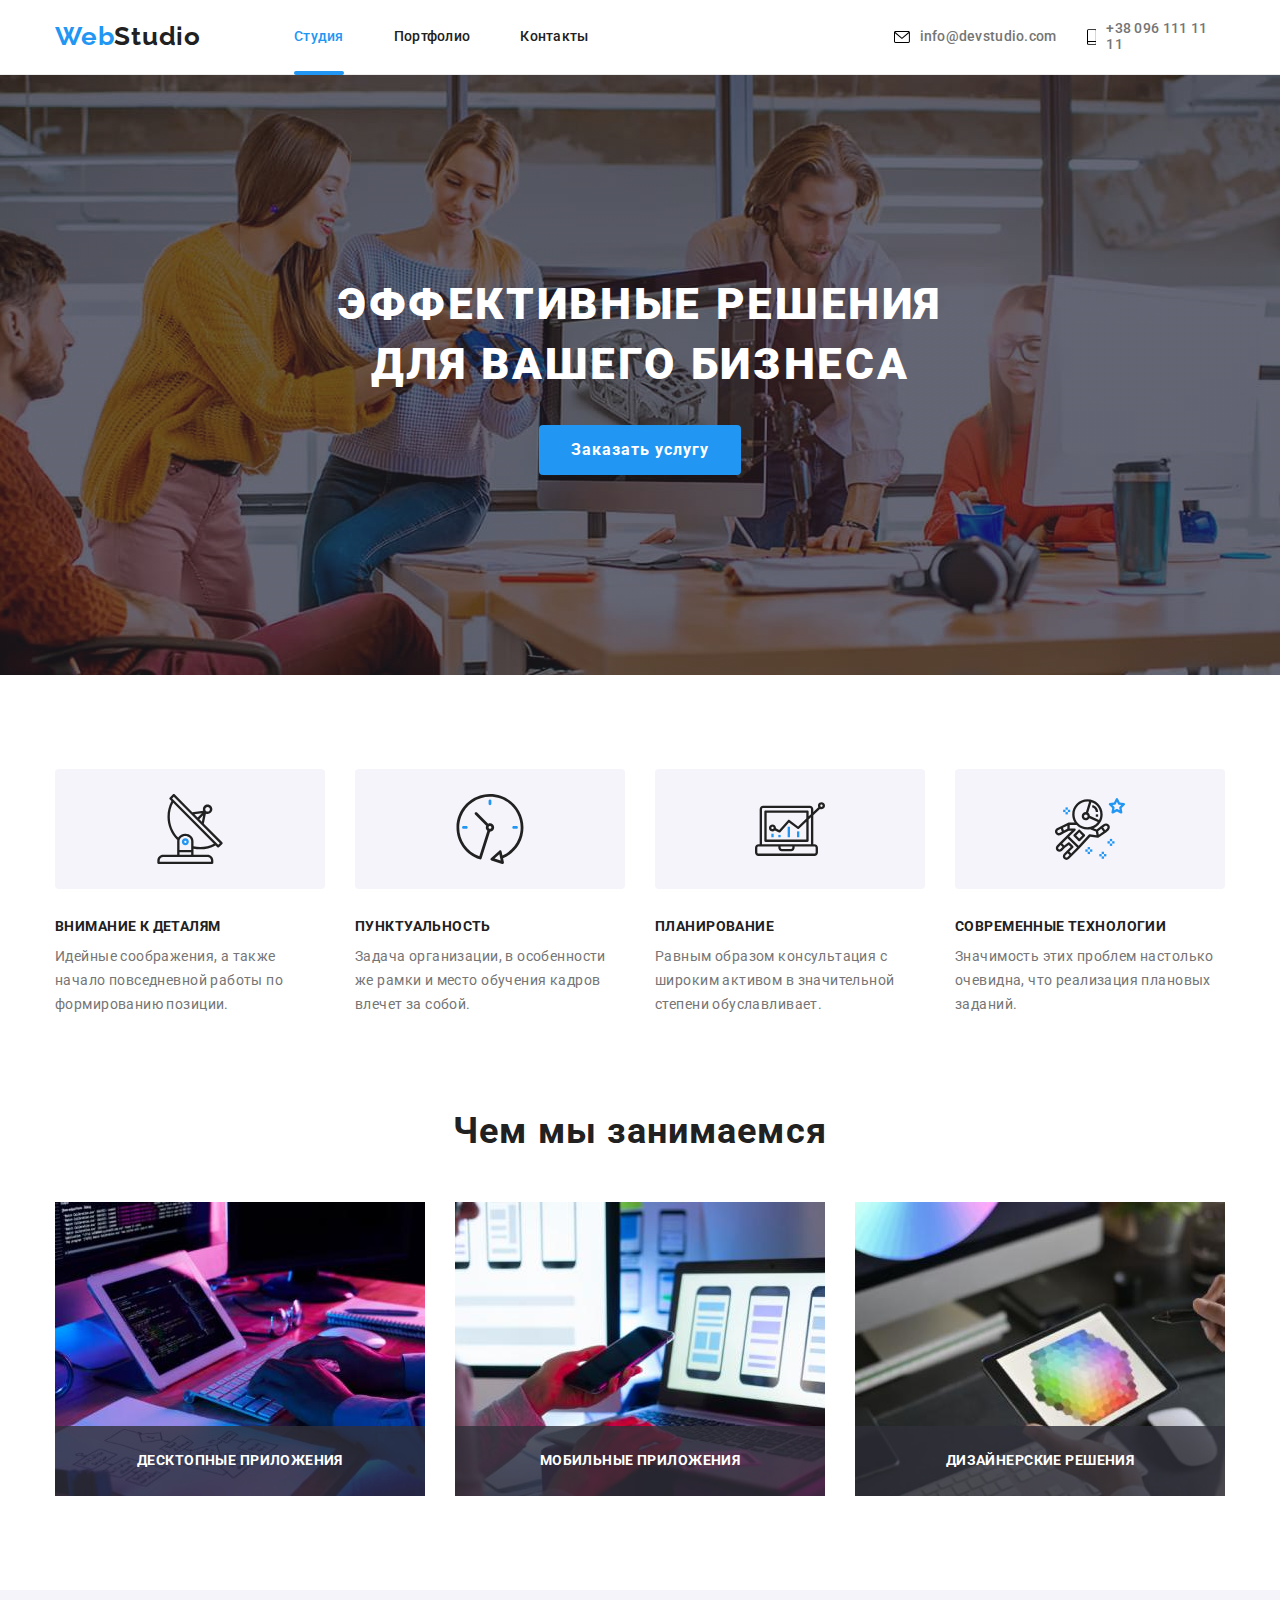
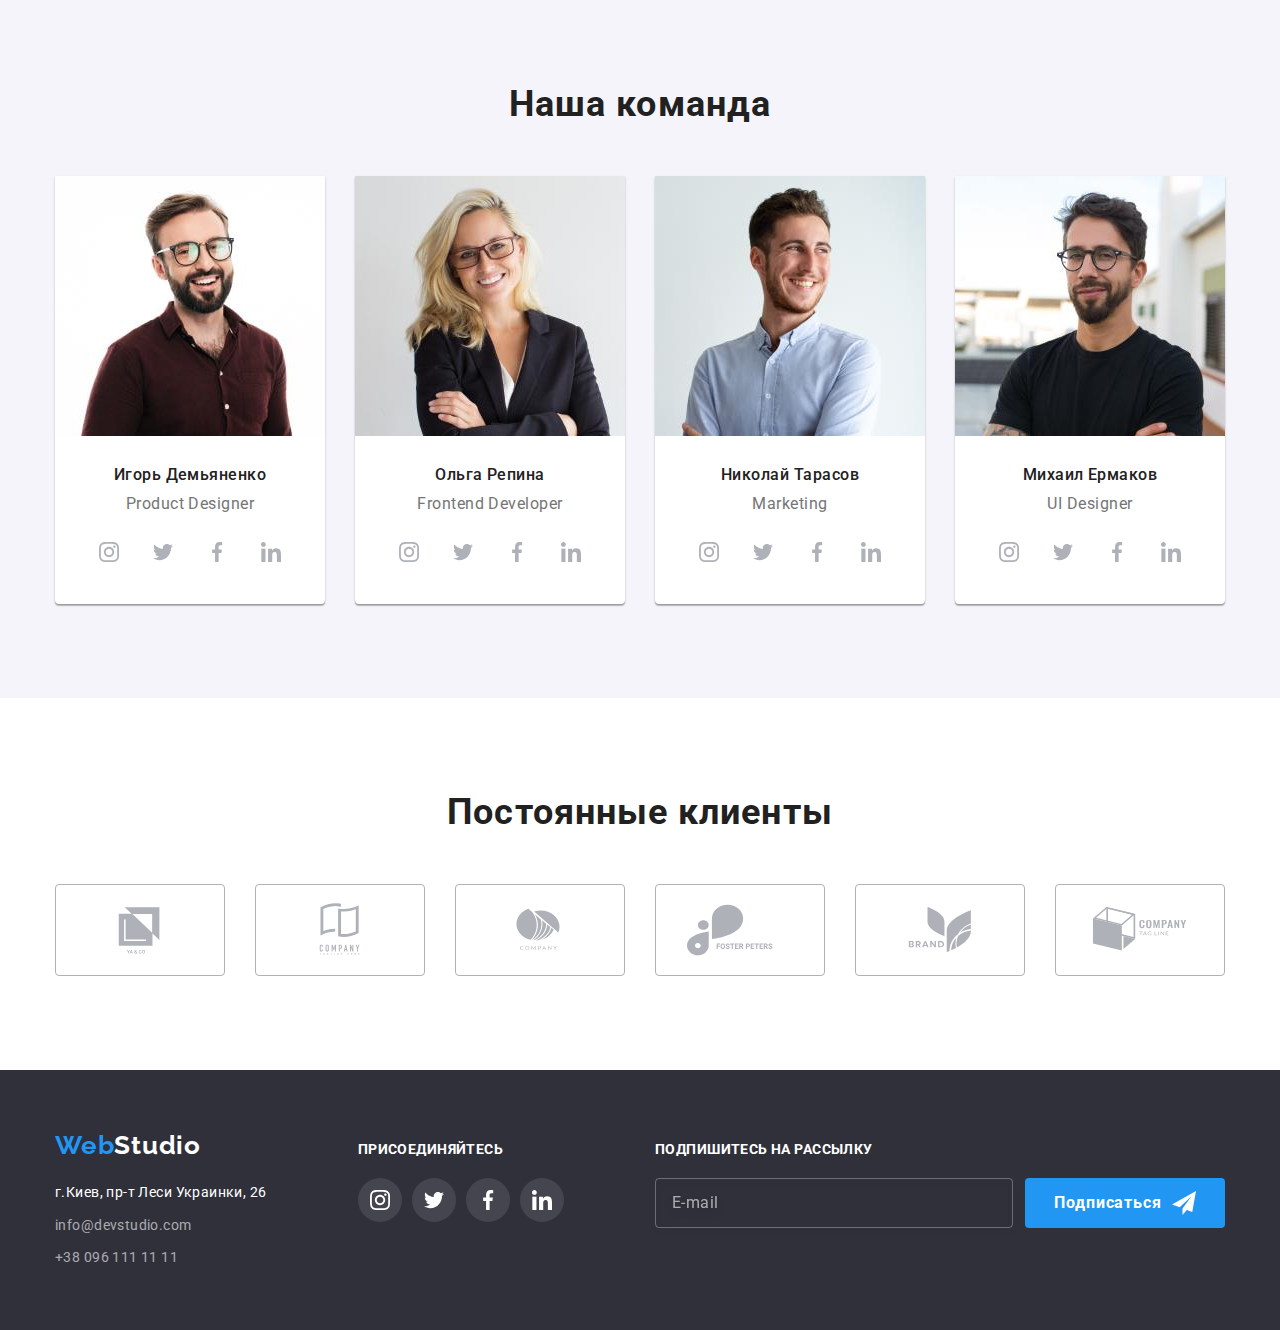
<file: index.html>
<!DOCTYPE html>
<html lang="ru">
<head>
    <meta charset="UTF-8">
    <meta http-equiv="X-UA-Compatible" content="IE=edge">
    <meta name="viewport" content="width=device-width, initial-scale=2.0">
    <title>Document</title>
    <link rel="preconnect" href="https://fonts.googleapis.com">
    <link rel="preconnect" href="https://fonts.gstatic.com" crossorigin>
    <link href="https://fonts.googleapis.com/css2?family=Raleway:wght@700&family=Roboto:wght@400;500;700;900&display=swap"
        rel="stylesheet">
    <link rel="stylesheet" href="https://cdnjs.cloudflare.com/ajax/libs/modern-normalize/1.1.0/modern-normalize.min.css">
    <link rel="stylesheet" href="./css/main.min.css">
    <link href="./portfolio.html" rel="noreferrer noopener">
    
</head>
<body class="body">
    <header class="header">
        <div class="container header__main">
            <div>
            <P lang="en"><a class="link header__logo" href="">Web<span class="header__label">Studio</span></a></P>
            </div>
            <div class="header-hide">
            <nav>
                <ul class="list header__links">
                    <li class="header__item"><a class="link header__link current" href="./index.html" rel="">Студия</a></li>
                    <li class="header__item"><a class="link header__link" href="./portfolio.html" rel="noreferrer noopener">Портфолио</a></li>
                    <li class="header__item"><a class="link header__link" href="#contacts">Контакты</a></li>
                </ul>
            </nav>
            </div>
            <div class="header-hide">
            <ul class="list contacts">
                <li class="contacts__item">
                    <a class="link contact" href="mailto:info@devstudio.com"> 
                        <svg class="contacts__icon" width="16" height="12">
                            <use href="./images/icons.svg#icon-envelope"></use>
                        </svg>info@devstudio.com
                    </a>
                </li>
                <li class="contacts__item">
                    <a class="link contact" href="tel:+380961111111">
                        <svg class="contacts__icon" width="10" height="16">
                            <use href="./images/icons.svg#icon-smartphone"></use>
                        </svg>+38 096 111 11 11
                    </a>
                </li>
            </ul>
            </div>
            
            
            <button type="button" class="header__btn-menu open-menu-btn">
                <svg width="24" height="16" aria-label="Кнопка мобильного меню">
                    <use class="header__menu-open" href="images/icons.svg#menu-open"></use>
                </svg>
            </button>
            
            
            

            <div class="container menu is-hidden">
                <button type="button" class="menu__btn close-menu-btn">
                    <svg width="19" height="19" aria-label="Кнопка мобильного меню">
                        <use class="menu__close" href="images/icons.svg#menu-close"></use>
                    </svg>
                </button>

                <nav class="menu__top">
                    <ul class="list menu__links">
                        <li class="menu__item"><a class="link menu__link current" href="./index.html" rel="">Студия</a></li>
                        <li class="menu__item"><a class="link menu__link" href="./portfolio.html"
                                rel="noreferrer noopener">Портфолио</a></li>
                        <li class="menu__item"><a class="link menu__link" href="#contacts">Контакты</a></li>
                    </ul>
                </nav>

                <div class="menu__bottom">
                <ul class="list cont">
                    <li class="cont__item">
                        <a class="link cont__phone" href="tel:+380961111111">+38 096 111 11 11</a>
                    </li>
                    <li class="cont__item">
                        <a class="link cont__mail" href="mailto:info@devstudio.com">info@devstudio.com</a>
                    </li>
                </ul>
                <ul class="socials list">
                    <li class="socials__item"><a href="" class="link socials__link">Instagram<span class="socials__line"></span></a></li>
                    <li class="socials__item"><a href="" class="link socials__link">Twitter<span class="socials__line"></span></a></li>
                    <li class="socials__item"><a href="" class="link socials__link">Facebook<span class="socials__line"></span></a></li>
                    <li class="socials__item"><a href="" class="link socials__link">LinkedIn</a></li>
                </ul>
                </div>
            </div>
        </div>
    </header>



    <main>
        <section class="hero">
            <div class="hero__box">
                <h1 class="hero__title">ЭФФЕКТИВНЫЕ РЕШЕНИЯ ДЛЯ ВАШЕГО БИЗНЕСА</h1>
            </div>
            <button class="hero__button" type="button" data-modal-open>Заказать услугу</button>
        </section>

        <div class="specials">
        <section class="section"> 
            <div class="container">
                <h2 class="visually-hidden">Особенности</h2>
                <ul class="list specials__list">
                    <li class="specials__item">
                        <div class="specials__box">
                            <svg class="specials__icon" width="70" height="70">
                                <use href="./images/icons.svg#icon-antenna"></use>
                            </svg>
                        </div>
                        <h3 class="specials__title">Внимание к деталям</h3>
                        <p class="specials__text">Идейные соображения, а также начало повседневной работы по формированию позиции.</p>
                    </li>
                    <li class="specials__item">
                        <div class="specials__box">
                            <svg class="specials__icon" width="70" height="70">
                                <use href="./images/icons.svg#icon-clock"></use>
                            </svg>
                        </div>
                        <h3 class="specials__title">Пунктуальность</h3>
                        <p class="specials__text">Задача организации, в особенности же рамки и место обучения кадров влечет за собой.</p>
                    </li>
                    <li class="specials__item">
                        <div class="specials__box">
                            <svg class="specials-__con" width="70" height="70">
                                <use href="./images/icons.svg#icon-diagram"></use>
                            </svg>
                        </div>
                        <h3 class="specials__title">Планирование</h3>
                        <p class="specials__text">Равным образом консультация с широким активом в значительной степени обуславливает.</p>
                    </li>
                    <li class="specials__item">
                        <div class="specials__box">
                            <svg class="specials__icon" width="70" height="70">
                                <use href="./images/icons.svg#icon-astronaut"></use>
                            </svg>
                        </div>
                        <h3 class="specials__title">Современные технологии</h3>
                        <p class="specials__text">Значимость этих проблем настолько очевидна, что реализация плановых заданий.</p>
                    </li>
                </ul>
            </div>
        </section>  
        </div>

        <section class="section work">
            <div class="container">
            <h2 class="work__title" id="about">Чем мы занимаемся</h2>
                <div class="work__pictures">
                    <ul class="list work__list">
                        <li class="work__item">
                            <picture>
                                <source srcset="
                                ./images/about/about1.jpg 1x,
                                ./images/about/about1-2x.jpg 2x
                                "
                                media="(min-width: 1200px)"
                                >
                            <img src="./images/about/about1-2x.jpg" width="370" height="294" alt="Сотрудник пишет код">
                            </picture>
                            <p class="work__text">ДЕСКТОПНЫЕ ПРИЛОЖЕНИЯ</p>
                        </li>
                        <li class="work__item">
                            <picture>
                                <source srcset="
                                    ./images/about/about2.jpg 1x,
                                    ./images/about/about2-2x.jpg 2x
                                    " 
                                    media="(min-width: 1200px)"
                                    >
                                <img src="./images/about/about2-2x.jpg" width="370" height="294" alt="Смотрит в телефон">
                            </picture>
                            <p class="work__text">МОБИЛЬНЫЕ ПРИЛОЖЕНИЯ</p>
                        </li>
                        <li class="work__item">
                            <picture>
                                <source srcset="
                                    ./images/about/about3.jpg 1x,
                                    ./images/about/about3-2x.jpg 2x
                                    " 
                                    media="(min-width: 1200px)"
                                    >
                                <img src="./images/about/about3-2x.jpg" width="370" height="294" alt="Делает дизайн на планшете">
                            </picture>
                            <p class="work__text">ДИЗАЙНЕРСКИЕ РЕШЕНИЯ</p>
                        </li>
                    </ul>
                 </div>
            </div>
        </section>

        <section class="section team">
            <div class="container">
                <h2 class="team__label">Наша команда</h2>
                <div class="team__pictures">
                    <ul class="list team__list">
                        <li class="team__item">
                            <picture>
                                <source srcset="
                                ./images/team/team1-1200.jpg 1x,
                                ./images/team/team1-1200-2x.jpg 2x
                                "
                                media="(min-width: 1200px)"
                                >
                                <source srcset="
                                ./images/team/team1-768.jpg 1x,
                                ./images/team/team1-768-2x.jpg 2x
                                "
                                media="(min-width: 768px)"
                                >
                                <source srcset="
                                ./images/team/team1-480.jpg 1x,
                                ./images/team/team1-480-2x.jpg 2x
                                "
                                media="(min-width: 320px)"
                                >
                            <img src="./images/team/team1-480-2x.jpg" alt="Дизайнер Игорь">
                            </picture>
                            <div class="team__box">
                                <h3 class="team__title">Игорь Демьяненко</h3>
                                <p class="team__text" lang="en">Product Designer</p>
                                <ul class="list team__icons">
                                    <li class="team__item-icons">
                                        <a href="" class="team__social-link">
                                            <svg class="icons" width="20" height="20">
                                                <use href="./images/icons.svg#icon-instagram"></use>
                                            </svg>
                                        </a>
                                    </li>
                                    <li class="team__item-icons">
                                        <a href="" class="team__social-link">
                                            <svg class="icons" width="20" height="20">
                                                <use href="./images/icons.svg#icon-twitter"></use>
                                            </svg>
                                        </a>
                                    </li>
                                    <li class="team__item-icons">
                                        <a href="" class="team__social-link">
                                            <svg class="icons" width="20" height="20">
                                                <use href="./images/icons.svg#icon-facebook"></use>
                                            </svg>
                                        </a>
                                    </li>
                                    <li class="team__item-icons">
                                        <a href="" class="team__social-link">
                                            <svg class="icons" width="20" height="20">
                                                <use href="./images/icons.svg#icon-linkedin"></use>
                                            </svg>
                                        </a>
                                    </li>
                                </ul>
                            </div>
                        </li>
                        <li class="team__item">
                            <picture>
                                <source srcset="
                                    ./images/team/team2-1200.jpg 1x,
                                    ./images/team/team2-1200-2x.jpg 2x
                                    " 
                                    media="(min-width: 1200px)"
                                    >
                                <source srcset="
                                    ./images/team/team2-768.jpg 1x,
                                    ./images/team/team2-768-2x.jpg 2x
                                    " 
                                    media="(min-width: 768px)"
                                    >
                                <source srcset="
                                    ./images/team/team2-480.jpg 1x,
                                    ./images/team/team2-480-2x.jpg 2x
                                    "
                                    media="(min-width: 320px)"
                                    >
                                <img src="./images/team/team2-480-2x.jpg" alt="Разработчик Ольга">
                            </picture>
                            <div class="team__box">
                                <h3 class="team__title">Ольга Репина</h3>
                                <p class="team__text" lang="en">Frontend Developer</p>
                                <ul class="list team__icons">
                                    <li class="team__item-icons">
                                        <a href="" class="team__social-link">
                                            <svg class="icons" width="20" height="20">
                                                <use href="./images/icons.svg#icon-instagram"></use>
                                            </svg>
                                        </a>
                                    </li>
                                    <li class="team__item-icons">
                                        <a href="" class="team__social-link">
                                            <svg class="icons" width="20" height="20">
                                                <use href="./images/icons.svg#icon-twitter"></use>
                                            </svg>
                                        </a>
                                    </li>
                                    <li class="team__item-icons">
                                        <a href="" class="team__social-link">
                                            <svg class="icons" width="20" height="20">
                                                <use href="./images/icons.svg#icon-facebook"></use>
                                            </svg>
                                        </a>
                                    </li>
                                    <li class="team__item-icons">
                                        <a href="" class="team__social-link">
                                            <svg class="icons" width="20" height="20">
                                                <use href="./images/icons.svg#icon-linkedin"></use>
                                            </svg>
                                        </a>
                                    </li>
                                </ul>
                            </div>
                        </li>
                        <li class="team__item">
                            <picture>
                                <source srcset="
                                    ./images/team/team3-1200.jpg 1x,
                                    ./images/team/team3-1200-2x.jpg 2x
                                    " 
                                    media="(min-width: 1200px)"
                                    >
                                <source srcset="
                                    ./images/team/team3-768.jpg 1x,
                                    ./images/team/team3-768-2x.jpg 2x
                                    " 
                                    media="(min-width: 768px)"
                                    >
                                <source srcset="
                                    ./images/team/team3-480.jpg 1x,
                                    ./images/team/team3-480-2x.jpg 2x
                                    " 
                                    media="(min-width: 320px)"
                                    >
                                <img src="./images/team/team3-480-2x.jpg" alt="Маркетолог Николай">
                            </picture>
                            <div class="team__box">
                                <h3 class="team__title">Николай Тарасов</h3>
                                <p class="team__text" lang="en">Marketing</p>
                                <ul class="list team__icons">
                                    <li class="team__item-icons">
                                        <a href="" class="team__social-link">
                                            <svg class="icons" width="20" height="20">
                                                <use href="./images/icons.svg#icon-instagram"></use>
                                            </svg>
                                        </a>
                                    </li>
                                    <li class="team__item-icons">
                                        <a href="" class="team__social-link">
                                            <svg class="icons" width="20" height="20">
                                                <use href="./images/icons.svg#icon-twitter"></use>
                                            </svg>
                                        </a>
                                    </li>
                                    <li class="team__item-icons">
                                        <a href="" class="team__social-link">
                                            <svg class="icons" width="20" height="20">
                                                <use href="./images/icons.svg#icon-facebook"></use>
                                            </svg>
                                        </a>
                                    </li>
                                    <li class="team__item-icons">
                                        <a href="" class="team__social-link">
                                            <svg class="icons" width="20" height="20">
                                                <use href="./images/icons.svg#icon-linkedin"></use>
                                            </svg>
                                        </a>
                                    </li>
                                </ul>
                            </div>
                        </li>
                        <li class="team__item">
                            <picture>
                                <source srcset="
                                    ./images/team/team4-1200.jpg 1x,
                                    ./images/team/team4-1200-2x.jpg 2x
                                    " media="(min-width: 1200px)">
                                <source srcset="
                                    ./images/team/team4-768.jpg 1x,
                                    ./images/team/team4-768-2x.jpg 2x
                                    " media="(min-width: 768px)">
                                <source srcset="
                                    ./images/team/team4-480.jpg 1x,
                                    ./images/team/team4-480-2x.jpg 2x
                                    " media="(min-width: 320px)">
                                <img src="./images/team/team4-480-2x.jpg" alt="Дизайнер Михаил">
                            </picture>
                            <div class="team__box">
                                <h3 class="team__title">Михаил Ермаков</h3>
                                <p class="team__text" lang="en">UI Designer</p>
                                <ul class="list team__icons">
                                    <li class="team__item-icons">
                                        <a href="" class="team__social-link">
                                            <svg class="icons" width="20" height="20">
                                                <use href="./images/icons.svg#icon-instagram"></use>
                                            </svg>
                                        </a>
                                    </li>
                                    <li class="team__item-icons">
                                        <a href="" class="team__social-link">
                                            <svg class="icons" width="20" height="20">
                                                <use href="./images/icons.svg#icon-twitter"></use>
                                            </svg>
                                        </a>
                                    </li>
                                    <li class="team__item-icons">
                                        <a href="" class="team__social-link">
                                            <svg class="icons" width="20" height="20">
                                                <use href="./images/icons.svg#icon-facebook"></use>
                                            </svg>
                                        </a>
                                    </li>
                                    <li class="team__item-icons">
                                        <a href="" class="team__social-link">
                                            <svg class="icons" width="20" height="20">
                                                <use href="./images/icons.svg#icon-linkedin"></use>
                                            </svg>
                                        </a>
                                    </li>
                                </ul>
                            </div>
                        </li>
                    </ul>
                </div>
            </div>
        </section>
        
        <section class="section clients">
            <div class="container">
                <h2 class="clients__title">Постоянные клиенты</h2>
                <ul class="list clients__list">
                    <li class="clients__item">
                        <a href="" class="clients__social-link">
                            <svg class="clients__icon" width="44" height="49">
                                <use href="./images/icons.svg#icon-Logo"></use>
                            </svg>
                        </a>
                    </li>
                    <li class="clients__item">
                        <a href="" class="clients__social-link">
                            <svg class="clients__icon" width="40" height="52">
                                <use href="./images/icons.svg#icon-Logo-1"></use>
                            </svg>
                        </a>
                    </li>
                    <li class="clients__item">
                        <a href="" class="clients__social-link">
                            <svg class="clients__icon" width="43" height="41">
                                <use href="./images/icons.svg#icon-Logo-2"></use>
                            </svg>
                        </a>
                    </li>
                    <li class="clients__item">
                        <a href="" class="clients__social-link">
                            <svg class="clients__icon" width="84" height="40">
                                <use href="./images/icons.svg#icon-Logo-3"></use>
                            </svg>
                        </a>
                    </li>
                    <li class="clients__item">
                        <a href="" class="clients__social-link">
                            <svg class="clients__icon" width="62" height="45">
                                <use href="./images/icons.svg#icon-Logo-4"></use>
                            </svg>
                        </a>
                    </li>
                    <li class="clients__item">
                        <a href="" class="clients__social-link">
                            <svg class="clients__icon" width="94" height="44">
                                <use href="./images/icons.svg#icon-Logo-5"></use>
                            </svg>
                        </a>
                    </li>
                </ul>
            </div>
        </section>

    </main>

    <footer class="footer">
        <div class="container">
            <div class="address">
                    <div>
                    <p lang="en"><a class="link footer__logo" href="">Web<span class="footer__label">Studio</span></a></p>
                    <address>
                        <ul class="list address__list">
                            <li class="address__item"><a class="link address__link" href="">г.Киев, пр-т Леси Украинки, 26</a></li>
                            <li class="address__item"><a class="link address__contact" href="mailto:info@example.com">info@devstudio.com</a></li>
                            <li class="address__item"><a class="link address__contact" href="tel:+380991111111">+38 096 111 11 11</a></li>
                        </ul>
                    </address>
                    </div>
           

                    <div class="join">
                        <h3 class="join__title">Присоединяйтесь</h3>
                        <ul class="list join__list">
                            <li class="join__item">
                                <a href="" class="join__social-link">
                                    <svg class="join__icons" width="20" height="20">
                                        <use href="./images/icons.svg#icon-instagram"></use>
                                    </svg>
                                </a>
                            </li>
                            <li class="join__item">
                                <a href="" class="join__social-link">
                                    <svg class="join__icons" width="20" height="20">
                                        <use href="./images/icons.svg#icon-twitter"></use>
                                    </svg>
                                </a>
                            </li>
                            <li class="join__item">
                                <a href="" class="join__social-link">
                                    <svg class="join__icons" width="20" height="20">
                                        <use href="./images/icons.svg#icon-facebook"></use>
                                    </svg>
                                </a>
                            </li>
                            <li class="join__item">
                                <a href="" class="join__social-link">
                                    <svg class="join__icons" width="20" height="20">
                                        <use href="./images/icons.svg#icon-linkedin"></use>
                                    </svg>
                                </a>
                            </li>
                        </ul>
                    </div>

                <div class="submit-box">
                    <h3 class="submit-box__title">ПОДПИШИТЕСЬ НА РАССЫЛКУ</h3>
                    <div class="submit-box__box">
                        <form action="#" class="submit-box__form">
                            <input type="email" name="email" class="submit-box__mail" placeholder="E-mail">
                            <button type="submit" class="submit-box__button">Подписаться
                                <svg class="submit-box__icon" width="24" height="24">
                                    <use href="./images/icons.svg#icon-send"></use>
                                </svg>
                            </button>
                        </form>
                    </div>
                </div>
            </div>
        </div>    
    </footer>



<div class="backdrop is-hidden" data-modal>
    <div class="modal">
        <button type="button" class="modal__close" data-modal-close>
            <svg class="modal__close-icon" width="11" height="11">
                <use href="./images/icons.svg#icon-close"></use>
            </svg>
        </button>
        

        <div class="modal__box">
        <h3 class="modal__title">Оставьте свои данные, мы вам перезвоним</h3>
    
        <form action="#" class="modal-form">
            <label for="user_name" class="modal-form__label">Имя</label>
            <div class="modal-form__box">
                <input type="text" name="username" id="user_name" class="modal-form__input" minlength="2">
                <svg class="modal-form__icon" width="12" height="12">
                    <use href="./images/icons.svg#icon-user"></use>
                </svg>
            </div>
    
            <label for="phone" class="modal-form__label">Телефон</label>
            <div class="modal-form__box">
                <input type="number" max="13" name="phone_number" id="phone" class="modal-form__input">
                <svg class="modal-form__icon" width="13" height="13">
                    <use href="./images/icons.svg#icon-number"></use>
                </svg>
            </div>
    
            <label for="user_mail" class="modal-form__label">Почта</label>
            <div class="modal-form__box">
                <input type="email" name="email" id="user_mail" class="modal-form__input">
                <svg class="modal-form__icon" width="15" height="12">
                    <use href="./images/icons.svg#icon-mail"></use>
                </svg>
            </div>
    
            <label for="comments" class="modal-form__label">Комментарий</label>
            <textarea name="comment" id="comments" rows="6" class="modal-form__text-area" placeholder="Введите текст"></textarea>
        <div class="modal__agreement">
            <input type="checkbox" name="policy" id="policy" class="modal__policy is-hidden">
            <label for="policy" class="modal__check">
                <span class="modal__check-box">
                    <svg class="modal__check-icon" width="11" height="8">
                        <use href="./images/icons.svg#icon-agree"></use>
                    </svg>
                </span>Соглашаюсь с рассылкой и принимаю&nbsp;
                <a href="https://www.youtube.com/watch?v=dQw4w9WgXcQ&ab_channel=RickAstley" class="modal__agree">Условия
                    договора</a></label>
        </div>
            <button type="submit" class="modal__submit">Отправить</button>
        </form>
        </div>
    </div>
</div>


    <script src="./js/modal.js"></script>
    <script src="./js/mobile-menu.js"></script>

</body>
</html>
</file>
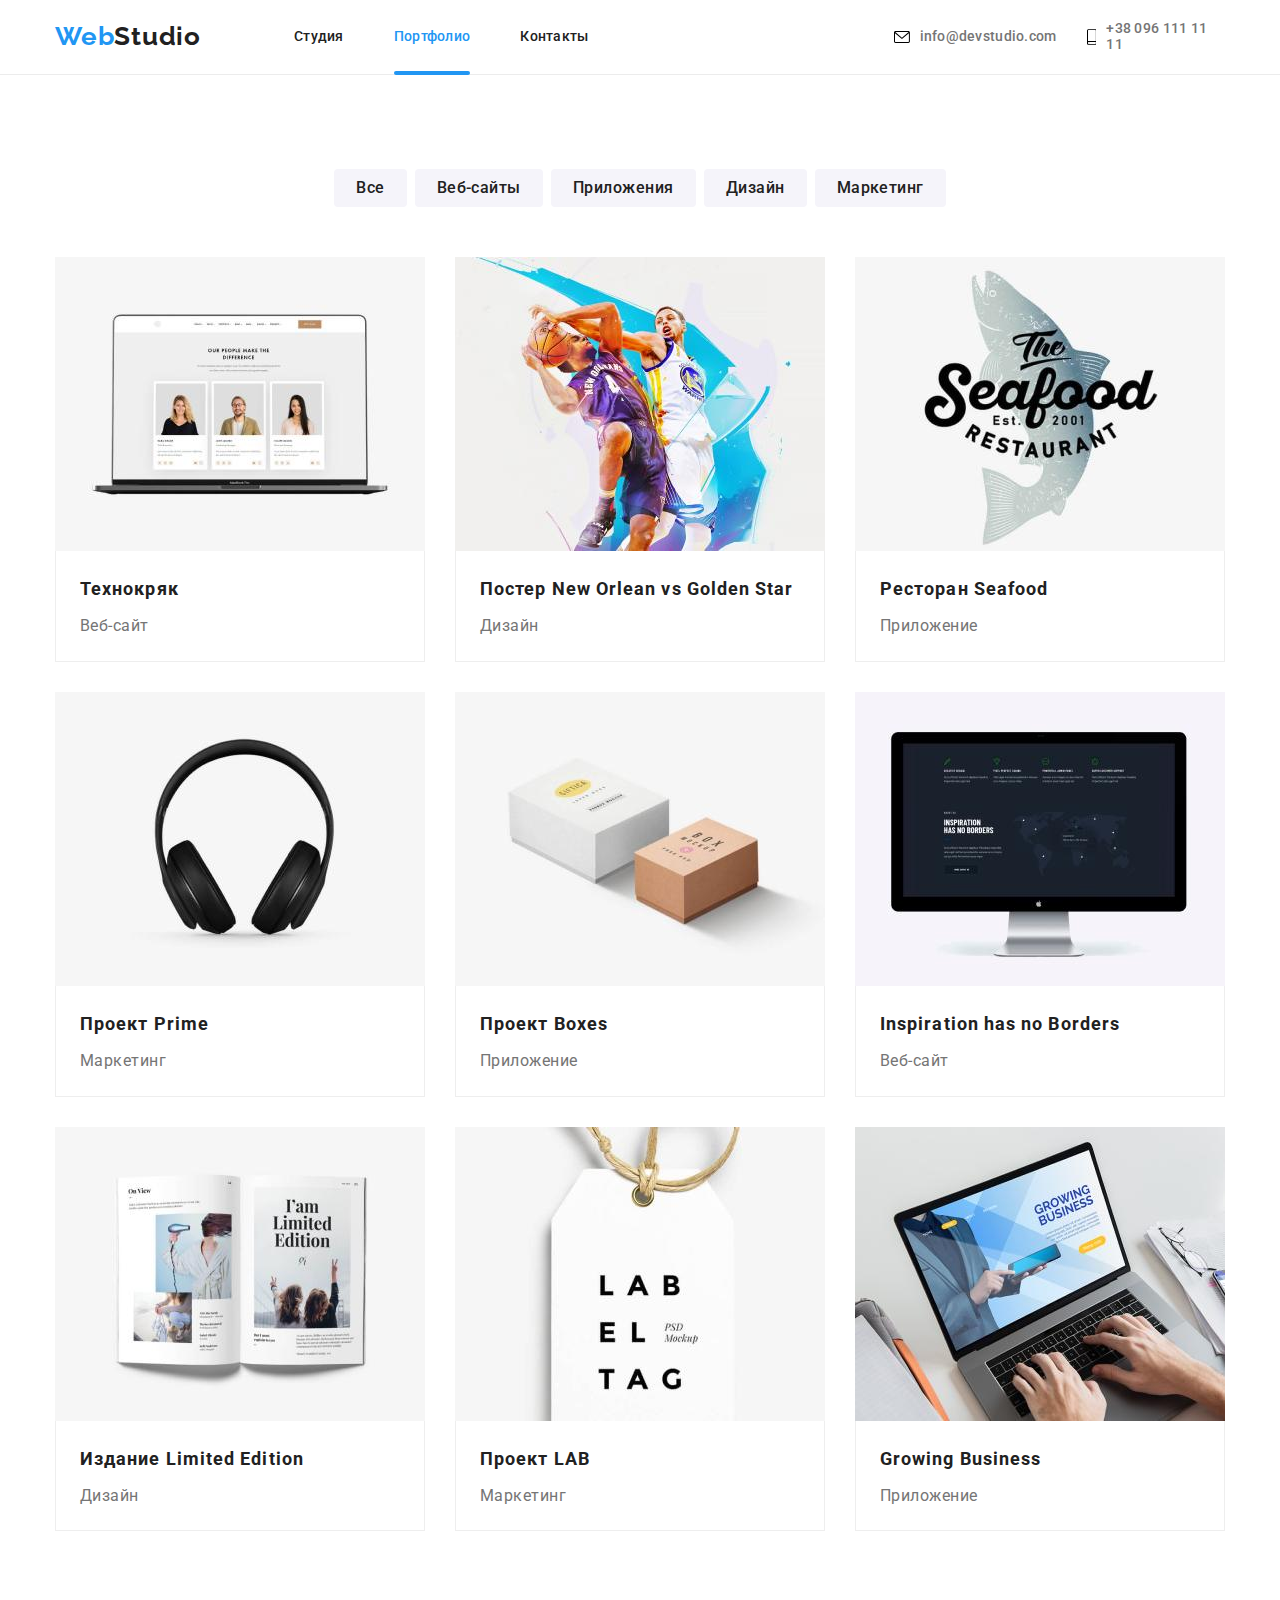
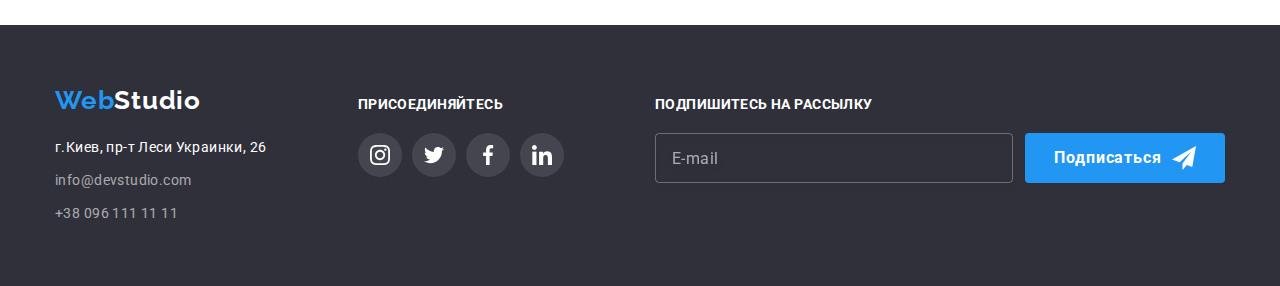
<file: portfolio.html>
<!DOCTYPE html>
<html lang="ru">
<head>
    <meta charset="UTF-8">
    <meta http-equiv="X-UA-Compatible" content="IE=edge">
    <meta name="viewport" content="width=device-width, initial-scale=1.0">
    <title>Document</title>
    <link rel="preconnect" href="https://fonts.googleapis.com">
    <link rel="preconnect" href="https://fonts.gstatic.com" crossorigin>
    <link href="https://fonts.googleapis.com/css2?family=Raleway:wght@700&family=Roboto:wght@400;500;700;900&display=swap"
        rel="stylesheet">
    <link rel="stylesheet" href="https://cdnjs.cloudflare.com/ajax/libs/modern-normalize/1.1.0/modern-normalize.min.css">
    <link rel="stylesheet" href="./css/main.min.css">
    <link href="./index.html" rel="noreferrer noopener">
    
</head>
<body class="body">
        <header class="header">
            <div class="container header__main">
                <div>
                    <P lang="en"><a class="link header__logo" href="">Web<span class="header__label">Studio</span></a></P>
                </div>
                <div class="header-hide">
                    <nav>
                        <ul class="list header__links">
                            <li class="header__item"><a class="link header__link" href="./index.html" rel="">Студия</a>
                            </li>
                            <li class="header__item"><a class="link header__link current" href="./portfolio.html"
                                    rel="noreferrer noopener">Портфолио</a></li>
                            <li class="header__item"><a class="link header__link" href="#contacts">Контакты</a></li>
                        </ul>
                    </nav>
                </div>
                <div class="header-hide">
                    <ul class="list contacts">
                        <li class="contacts__item">
                            <a class="link contact" href="mailto:info@devstudio.com">
                                <svg class="contacts__icon" width="16" height="12">
                                    <use href="./images/icons.svg#icon-envelope"></use>
                                </svg>info@devstudio.com
                            </a>
                        </li>
                        <li class="contacts__item">
                            <a class="link contact" href="tel:+380961111111">
                                <svg class="contacts__icon" width="10" height="16">
                                    <use href="./images/icons.svg#icon-smartphone"></use>
                                </svg>+38 096 111 11 11
                            </a>
                        </li>
                    </ul>
                </div>
        
                <button type="button" class="header__btn-menu open-menu-btn">
                    <svg width="24" height="16" aria-label="Кнопка мобильного меню">
                        <use class="header__menu-open" href="images/icons.svg#menu-open"></use>
                    </svg>
                </button>
        
        
        
                <div class="menu container is-hidden">
                    <button type="button" class="menu__btn close-menu-btn">
                        <svg width="19" height="19" aria-label="Кнопка мобильного меню">
                            <use class="menu__close" href="images/icons.svg#menu-close"></use>
                        </svg>
                    </button>
        
                    <nav class="menu__top">
                        <ul class="list menu__links">
                            <li class="menu__item"><a class="link menu__link" href="./index.html" rel="">Студия</a></li>
                            <li class="menu__item"><a class="link menu__link current" href="./portfolio.html"
                                    rel="noreferrer noopener">Портфолио</a></li>
                            <li class="menu__item"><a class="link menu__link" href="#contacts">Контакты</a></li>
                        </ul>
                    </nav>
        
                    <div class="menu__bottom">
                        <ul class="list cont">
                            <li class="cont__item">
                                <a class="link cont__phone" href="tel:+380961111111">+38 096 111 11 11</a>
                            </li>
                            <li class="cont__item">
                                <a class="link cont__mail" href="mailto:info@devstudio.com">info@devstudio.com</a>
                            </li>
                        </ul>
                        <ul class="socials list">
                            <li class="socials__item"><a href="" class="link socials__link">Instagram<span
                                        class="socials__line"></span></a></li>
                            <li class="socials__item"><a href="" class="link socials__link">Twitter<span
                                        class="socials__line"></span></a></li>
                            <li class="socials__item"><a href="" class="link socials__link">Facebook<span
                                        class="socials__line"></span></a></li>
                            <li class="socials__item"><a href="" class="link socials__link">LinkedIn</a></li>
                        </ul>
                    </div>
                </div>
            </div>
        </header>

    <main>
        <section class="section">
            <div class="portfolio container">
                <h2 class="filter">Фильтры</h2>
                <ul class="list filter__list">
                    <li class="filter__item"><button class="filter__button" type="button">Все</button></li>
                    <li class="filter__item"><button class="filter__button" type="button">Веб-сайты</button></li>
                    <li class="filter__item"><button class="filter__button" type="button">Приложения</button></li>
                    <li class="filter__item"><button class="filter__button" type="button">Дизайн</button></li>
                    <li class="filter__item"><button class="filter__button" type="button">Маркетинг</button></li>
                </ul>
        
                <h2 class="visually-hidden">Портфолио</h2>
                <ul class="list port">
                    <li class="port__item">
                        <a href="" class="link port__link">
                        <div class="port__overlay">
                            <picture>
                                <source srcset="
                                    ./images/portfolio/port1-1200.jpg 1x,
                                    ./images/portfolio/port1-1200-2x.jpg 2x
                                    " 
                                    media="(min-width: 1200px)"
                                    >
                                <source srcset="
                                    ./images/portfolio/port1-768.jpg 1x,
                                    ./images/portfolio/port1-768-2x.jpg 2x
                                    " 
                                    media="(min-width: 768px)"
                                    >
                                <source srcset="
                                    ./images/portfolio/port1-480.jpg 1x,
                                    ./images/portfolio/port1-480-2x.jpg 2x
                                    " 
                                    media="(min-width: 320px)"
                                    >
                            <img src="./images/portfolio/port1-480-2x.jpg" alt="Ноутбук">
                            </picture>
                                <p class="port__text">Технокряк это современная площадка распространения коронавируса. Компании используют эту платформу для цифрового шпионажа и атак на защищённые сервера конкурентов.</p>
                        </div>
                        <div class="box-content">
                            <h3 class="box-content__title">Технокряк</h3>
                            <p class="box-content__text">Веб-сайт</p>
                        </div>
                        </a>
                    </li>

                    <li class="port__item">
                        <a href="" class="link port__link">
                        <div class="port__overlay">
                            <picture>
                                <source srcset="
                                    ./images/portfolio/port2-1200.jpg 1x,
                                    ./images/portfolio/port2-1200-2x.jpg 2x
                                    " 
                                    media="(min-width: 1200px)"
                                    >
                                <source srcset="
                                    ./images/portfolio/port2-768.jpg 1x,
                                    ./images/portfolio/port2-768-2x.jpg 2x
                                    " 
                                    media="(min-width: 768px)"
                                    >
                                <source srcset="
                                    ./images/portfolio/port2-480.jpg 1x,
                                    ./images/portfolio/port2-480-2x.jpg 2x
                                    " 
                                    media="(min-width: 320px)"
                                    >
                                <img src="./images/portfolio/port2-480-2x.jpg" alt="Дизайн постера">
                            </picture>
                                <p class="port__text">Технокряк это современная площадка распространения коронавируса. Компании используют эту платформу для цифрового шпионажа и атак на защищённые сервера конкурентов.</p>
                        </div>
                        <div class="box-content">
                            <h3 class="box-content__title">Постер <span lang="en">New Orlean vs Golden Star</span></h3>
                            <p class="box-content__text">Дизайн</p>
                        </div>
                        </a>
                    </li>

                    <li class="port__item">
                        <a href="" class="link port__link">
                        <div class="port__overlay">
                            <picture>
                                <source srcset="
                                    ./images/portfolio/port3-1200.jpg 1x,
                                    ./images/portfolio/port3-1200-2x.jpg 2x
                                    " 
                                    media="(min-width: 1200px)"
                                    >
                                <source srcset="
                                    ./images/portfolio/port3-768.jpg 1x,
                                    ./images/portfolio/port3-768-2x.jpg 2x
                                    " 
                                    media="(min-width: 768px)"
                                    >
                                <source srcset="
                                    ./images/portfolio/port3-480.jpg 1x,
                                    ./images/portfolio/port3-480-2x.jpg 2x
                                    " 
                                    media="(min-width: 320px)"
                                    >
                                <img src="./images/portfolio/port3-480-2x.jpg" alt="Лого приложения">
                            </picture>
                                <p class="port__text">Технокряк это современная площадка распространения коронавируса. Компании используют эту платформу для цифрового шпионажа и атак на защищённые сервера конкурентов.</p>
                        </div>
                        <div class="box-content">
                            <h3 class="box-content__title">Ресторан <span lang="en">Seafood</span></h3>
                            <p class="box-content__text">Приложение</p>
                        </div>
                        </a>
                    </li>
                    
                    <li class="port__item">
                        <a href="" class="link port__link">
                        <div class="port__overlay">
                            <picture>
                                <source srcset="
                                    ./images/portfolio/port4-1200.jpg 1x,
                                    ./images/portfolio/port4-1200-2x.jpg 2x
                                    " 
                                    media="(min-width: 1200px)"
                                    >
                                <source srcset="
                                    ./images/portfolio/port4-768.jpg 1x,
                                    ./images/portfolio/port4-768-2x.jpg 2x
                                    " 
                                    media="(min-width: 768px)"
                                    >
                                <source srcset="
                                    ./images/portfolio/port4-480.jpg 1x,
                                    ./images/portfolio/port4-480-2x.jpg 2x
                                    " 
                                    media="(min-width: 320px)"
                                    >
                                <img src="./images/portfolio/port4-480-2x.jpg" alt="Наушники">
                            </picture>
                                <p class="port__text">Технокряк это современная площадка распространения коронавируса. Компании используют эту платформу для цифрового шпионажа и атак на защищённые сервера конкурентов.</p>
                        </div>
                        <div class="box-content">
                            <h3 class="box-content__title">Проект <span lang="en">Prime</span></h3>
                            <p class="box-content__text">Маркетинг</p>
                        </div>
                        </a>
                    </li>
                    
                    <li class="port__item">
                        <a href="" class="link port__link">
                        <div class="port__overlay">
                            <picture>
                                <source srcset="
                                    ./images/portfolio/port5-1200.jpg 1x,
                                    ./images/portfolio/port5-1200-2x.jpg 2x
                                    " 
                                    media="(min-width: 1200px)"
                                    >
                                <source srcset="
                                    ./images/portfolio/port5-768.jpg 1x,
                                    ./images/portfolio/port5-768-2x.jpg 2x
                                    " 
                                    media="(min-width: 768px)"
                                    >
                                <source srcset="
                                    ./images/portfolio/port5-480.jpg 1x,
                                    ./images/portfolio/port5-480-2x.jpg 2x
                                    " 
                                    media="(min-width: 320px)"
                                    >
                                <img src="./images/portfolio/port5-480-2x.jpg" alt="Коробки">
                            </picture>
                                <p class="port__text">Технокряк это современная площадка распространения коронавируса. Компании используют эту платформу для цифрового шпионажа и атак на защищённые сервера конкурентов.</p>
                        </div>
                        <div class="box-content">
                            <h3 class="box-content__title">Проект <span lang="en">Boxes</span></h3>
                            <p class="box-content__text">Приложение</p>
                        </div>
                        </a>
                    </li>
                    
                    <li class="port__item">
                        <a href="" class="link port__link">
                        <div class="port__overlay">
                            <picture>
                                <source srcset="
                                    ./images/portfolio/port6-1200.jpg 1x,
                                    ./images/portfolio/port6-1200-2x.jpg 2x
                                    " 
                                    media="(min-width: 1200px)"
                                    >
                                <source srcset="
                                    ./images/portfolio/port6-768.jpg 1x,
                                    ./images/portfolio/port6-768-2x.jpg 2x
                                    " 
                                    media="(min-width: 768px)"
                                    >
                                <source srcset="
                                    ./images/portfolio/port6-480.jpg 1x,
                                    ./images/portfolio/port6-480-2x.jpg 2x
                                    " 
                                    media="(min-width: 320px)"
                                    >
                                <img src="./images/portfolio/port6-480-2x.jpg" alt="iMac PC">
                            </picture>
                                <p class="port__text">Технокряк это современная площадка распространения коронавируса. Компании используют эту платформу для цифрового шпионажа и атак на защищённые сервера конкурентов.</p>
                        </div>
                        <div class="box-content">
                            <h3 class="box-content__title" lang="en">Inspiration has no Borders</h3>
                            <p class="box-content__text">Веб-сайт</p>
                        </div>
                        </a>
                    </li>
                    
                    <li class="port__item">
                        <a href="" class="link port__link">
                        <div class="port__overlay">
                            <picture>
                                <source srcset="
                                    ./images/portfolio/port7-1200.jpg 1x,
                                    ./images/portfolio/port7-1200-2x.jpg 2x
                                    " 
                                    media="(min-width: 1200px)"
                                    >
                                <source srcset="
                                    ./images/portfolio/port7-768.jpg 1x,
                                    ./images/portfolio/port7-768-2x.jpg 2x
                                    " 
                                    media="(min-width: 768px)"
                                    >
                                <source srcset="
                                    ./images/portfolio/port7-480.jpg 1x,
                                    ./images/portfolio/port7-480-2x.jpg 2x
                                    " 
                                    media="(min-width: 320px)"
                                    >
                                <img src="./images/portfolio/port7-480-2x.jpg" alt="Книга">
                            </picture>
                                <p class="port__text">Технокряк это современная площадка распространения коронавируса. Компании используют эту платформу для цифрового шпионажа и атак на защищённые сервера конкурентов.</p>
                        </div>
                        <div class="box-content">
                            <h3 class="box-content__title">Издание <span lang="en">Limited Edition</span></h3>
                            <p class="box-content__text">Дизайн</p>
                        </div>
                        </a>
                    </li>
                    
                    <li class="port__item">
                        <a href="" class="link port__link">
                        <div class="port__overlay">
                            <picture>
                                <source srcset="
                                    ./images/portfolio/port8-1200.jpg 1x,
                                    ./images/portfolio/port8-1200-2x.jpg 2x
                                    " media="(min-width: 1200px)">
                                <source srcset="
                                    ./images/portfolio/port8-768.jpg 1x,
                                    ./images/portfolio/port8-768-2x.jpg 2x
                                    " media="(min-width: 768px)">
                                <source srcset="
                                    ./images/portfolio/port8-480.jpg 1x,
                                    ./images/portfolio/port8-480-2x.jpg 2x
                                    " media="(min-width: 320px)">
                                <img src="./images/portfolio/port8-480-2x.jpg" alt="Лейбл">
                            </picture>
                                <p class="port__text">Технокряк это современная площадка распространения коронавируса. Компании используют эту платформу для цифрового шпионажа и атак на защищённые сервера конкурентов.</p>
                        </div>
                        <div class="box-content">
                            <h3 class="box-content__title">Проект <span lang="en">LAB</span></h3>
                            <p class="box-content__text">Маркетинг</p>
                        </div>
                        </a>
                    </li>
                    
                    <li class="port__item">
                        <a href="" class="link port__link">
                        <div class="port__overlay">
                            <picture>
                                <source srcset="
                                    ./images/portfolio/port9-1200.jpg 1x,
                                    ./images/portfolio/port9-1200-2x.jpg 2x
                                    " media="(min-width: 1200px)">
                                <source srcset="
                                    ./images/portfolio/port9-768.jpg 1x,
                                    ./images/portfolio/port9-768-2x.jpg 2x
                                    " media="(min-width: 768px)">
                                <source srcset="
                                    ./images/portfolio/port9-480.jpg 1x,
                                    ./images/portfolio/port9-480-2x.jpg 2x
                                    " media="(min-width: 320px)">
                                <img src="./images/portfolio/port9-480-2x.jpg" alt="Ноутбук">
                            </picture>
                                <p class="port__text">Технокряк это современная площадка распространения коронавируса. Компании используют эту платформу для цифрового шпионажа и атак на защищённые сервера конкурентов.</p>
                        </div>
                        <div class="box-content">
                            <h3 class="box-content__title" lang="en">Growing Business</h3>
                            <p class="box-content__text">Приложение</p>
                        </div>
                        </a>
                    </li>
                </ul>
            </div>
        </section>

    </main>

    <footer class="footer">
        <div class="container">
            <div class="address">
                <div>
                    <p lang="en"><a class="link footer__logo" href="">Web<span class="footer__label">Studio</span></a></p>
                    <address>
                        <ul class="list address__list">
                            <li class="address__item"><a class="link address__link" href="">г.Киев, пр-т Леси Украинки,
                                    26</a></li>
                            <li class="address__item"><a class="link address__contact"
                                    href="mailto:info@example.com">info@devstudio.com</a></li>
                            <li class="address__item"><a class="link address__contact" href="tel:+380991111111">+38 096 111
                                    11 11</a></li>
                        </ul>
                    </address>
                </div>
    
    
                <div class="join">
                    <h3 class="join__title">Присоединяйтесь</h3>
                    <ul class="list join__list">
                        <li class="join__item">
                            <a href="" class="join__social-link">
                                <svg class="join__icons" width="20" height="20">
                                    <use href="./images/icons.svg#icon-instagram"></use>
                                </svg>
                            </a>
                        </li>
                        <li class="join__item">
                            <a href="" class="join__social-link">
                                <svg class="join__icons" width="20" height="20">
                                    <use href="./images/icons.svg#icon-twitter"></use>
                                </svg>
                            </a>
                        </li>
                        <li class="join__item">
                            <a href="" class="join__social-link">
                                <svg class="join__icons" width="20" height="20">
                                    <use href="./images/icons.svg#icon-facebook"></use>
                                </svg>
                            </a>
                        </li>
                        <li class="join__item">
                            <a href="" class="join__social-link">
                                <svg class="join__icons" width="20" height="20">
                                    <use href="./images/icons.svg#icon-linkedin"></use>
                                </svg>
                            </a>
                        </li>
                    </ul>
                </div>
    
                <div class="submit-box">
                    <h3 class="submit-box__title">ПОДПИШИТЕСЬ НА РАССЫЛКУ</h3>
                    <div class="submit-box__box">
                        <form action="#" class="submit-box__form">
                            <input type="email" name="email" class="submit-box__mail" placeholder="E-mail">
                            <button type="submit" class="submit-box__button">Подписаться
                                <svg class="submit-box__icon" width="24" height="24">
                                    <use href="./images/icons.svg#icon-send"></use>
                                </svg>
                            </button>
                        </form>
                    </div>
                </div>
            </div>
        </div>
    </footer>

<script src="./js/mobile-menu.js"></script>

</body>
</html>
</file>
<file: css/main.min.css>
.body{font-family:Roboto, sans-serif}.list{list-style:none}.link{text-decoration:none}p,h1,h2,h3,ul{padding:0;margin:0}img{display:block;max-width:100%;height:auto}.is-hidden{visibility:hidden;opacity:0;pointer-events:none;-moz-appearance:none;-webkit-appearance:none}.visually-hidden{position:absolute;white-space:nowrap;width:1px;height:1px;overflow:hidden;border:0;padding:0;clip:rect(0 0 0 0);-webkit-clip-path:inset(50%);clip-path:inset(50%);margin:-1px}.current{color:#2196F3}@media screen and (min-width: 768px){.current::after{position:absolute;display:block;content:"";width:100%;height:4px;bottom:-34px;background-color:#2196F3;border-radius:2px}}@media screen and (min-width: 1200px){.current::after{position:absolute;display:block;content:"";width:100%;height:4px;bottom:-30px;background-color:#2196F3;border-radius:2px}}.hero__button,.submit-box__button,.modal__submit{color:#ffffff;background-color:#2196F3;border:4px #2196F3;-webkit-transition:color 250ms cubic-bezier(0.4, 0, 0.2, 1),background-color 250ms cubic-bezier(0.4, 0, 0.2, 1),-webkit-box-shadow 250ms cubic-bezier(0.4, 0, 0.2, 1);transition:color 250ms cubic-bezier(0.4, 0, 0.2, 1),background-color 250ms cubic-bezier(0.4, 0, 0.2, 1),-webkit-box-shadow 250ms cubic-bezier(0.4, 0, 0.2, 1);transition:color 250ms cubic-bezier(0.4, 0, 0.2, 1),background-color 250ms cubic-bezier(0.4, 0, 0.2, 1),box-shadow 250ms cubic-bezier(0.4, 0, 0.2, 1);transition:color 250ms cubic-bezier(0.4, 0, 0.2, 1),background-color 250ms cubic-bezier(0.4, 0, 0.2, 1),box-shadow 250ms cubic-bezier(0.4, 0, 0.2, 1),-webkit-box-shadow 250ms cubic-bezier(0.4, 0, 0.2, 1)}.filter__button{color:#212121;background-color:#F5F4FA;-webkit-transition:color 250ms cubic-bezier(0.4, 0, 0.2, 1),background-color 250ms cubic-bezier(0.4, 0, 0.2, 1),border-radius 250ms cubic-bezier(0.4, 0, 0.2, 1),-webkit-box-shadow 250ms cubic-bezier(0.4, 0, 0.2, 1);transition:color 250ms cubic-bezier(0.4, 0, 0.2, 1),background-color 250ms cubic-bezier(0.4, 0, 0.2, 1),border-radius 250ms cubic-bezier(0.4, 0, 0.2, 1),-webkit-box-shadow 250ms cubic-bezier(0.4, 0, 0.2, 1);transition:color 250ms cubic-bezier(0.4, 0, 0.2, 1),box-shadow 250ms cubic-bezier(0.4, 0, 0.2, 1),background-color 250ms cubic-bezier(0.4, 0, 0.2, 1),border-radius 250ms cubic-bezier(0.4, 0, 0.2, 1);transition:color 250ms cubic-bezier(0.4, 0, 0.2, 1),box-shadow 250ms cubic-bezier(0.4, 0, 0.2, 1),background-color 250ms cubic-bezier(0.4, 0, 0.2, 1),border-radius 250ms cubic-bezier(0.4, 0, 0.2, 1),-webkit-box-shadow 250ms cubic-bezier(0.4, 0, 0.2, 1)}.header__btn-menu,.menu__btn{position:absolute;max-width:40px;height:40px;background-color:transparent;border:none;-webkit-transition:fill 250ms cubic-bezier(0.4, 0, 0.2, 1);transition:fill 250ms cubic-bezier(0.4, 0, 0.2, 1)}.container{padding-left:15px;padding-right:15px;margin-left:auto;margin-right:auto;max-width:480px}@media screen and (min-width: 768px){.container{max-width:768px}}@media screen and (min-width: 1200px){.container{max-width:1200px}}.section{padding-bottom:60px;padding-top:60px}@media screen and (min-width: 1200px){.section{padding-top:94px;padding-bottom:94px}}.header{border-bottom:1px solid #ECECEC;padding-top:16px;padding-bottom:16px}@media screen and (min-width: 768px){.header{padding-top:21px;padding-bottom:21px}}.header__main{display:-webkit-box;display:-ms-flexbox;display:flex;-webkit-box-align:center;-ms-flex-align:center;align-items:center;-webkit-box-pack:justify;-ms-flex-pack:justify;justify-content:space-between;position:relative}.header__links{display:-webkit-box;display:-ms-flexbox;display:flex}@media screen and (min-width: 1200px){.header__links{margin-left:93px;margin-right:305px}}.header__logo{display:block;font-family:Raleway, sans-serif;font-weight:bold;font-size:24px;line-height:1.16;letter-spacing:0.03em;color:#2196F3}@media screen and (min-width: 1200px){.header__logo{font-size:26px;line-height:1.19}}.header__label{color:#212121}.header__item:not(:last-child){margin-right:50px}.header-hide{display:none}@media screen and (min-width: 768px){.header-hide{display:-webkit-box;display:-ms-flexbox;display:flex}}.header__link{position:relative;display:block;font-weight:500;font-size:14px;line-height:1.14;letter-spacing:0.02em;color:#212121;-webkit-transition:color 250ms cubic-bezier(0.4, 0, 0.2, 1);transition:color 250ms cubic-bezier(0.4, 0, 0.2, 1)}.header__link:hover,.header__link:focus,.header__link:active{color:#2196F3}.header__link.current{color:#2196F3}.contacts{display:-webkit-box;display:-ms-flexbox;display:flex;-webkit-box-pack:center;-ms-flex-pack:center;justify-content:center;-webkit-box-orient:vertical;-webkit-box-direction:normal;-ms-flex-direction:column;flex-direction:column}@media screen and (min-width: 1200px){.contacts{-webkit-box-orient:horizontal;-webkit-box-direction:normal;-ms-flex-direction:row;flex-direction:row;-webkit-box-align:center;-ms-flex-align:center;align-items:center}}.contacts__item+.contacts__item{margin-top:10px}@media screen and (min-width: 1200px){.contacts__item+.contacts__item{margin-top:0;margin-left:30px}}.contact{font-weight:500;font-size:12px;line-height:1.16;letter-spacing:0.02em;color:#757575;display:-webkit-box;display:-ms-flexbox;display:flex;-webkit-box-align:center;-ms-flex-align:center;align-items:center;-webkit-transition:color 250ms cubic-bezier(0.4, 0, 0.2, 1),fill 250ms cubic-bezier(0.4, 0, 0.2, 1);transition:color 250ms cubic-bezier(0.4, 0, 0.2, 1),fill 250ms cubic-bezier(0.4, 0, 0.2, 1)}.contact:hover,.contact:focus,.contact:active{color:#2196F3;fill:#2196F3}@media screen and (min-width: 1200px){.contact{font-size:14px;line-height:1.14}}.contacts__icon{margin-right:10px}.header__btn-menu{display:block;top:-4px;right:10px;-webkit-transition:fill 250ms cubic-bezier(0.4, 0, 0.2, 1);transition:fill 250ms cubic-bezier(0.4, 0, 0.2, 1)}.header__btn-menu:focus{fill:#2196F3}@media screen and (min-width: 768px){.header__btn-menu{display:none}}.menu{position:fixed;background-color:#ffffff;top:0;left:0;min-width:100vw;min-height:100vh;z-index:5;padding:48px 40px;overflow-y:scroll}.menu.container{height:100%;display:-webkit-box;display:-ms-flexbox;display:flex;-webkit-box-orient:vertical;-webkit-box-direction:normal;-ms-flex-direction:column;flex-direction:column;-webkit-box-pack:justify;-ms-flex-pack:justify;justify-content:space-between}.menu__btn{display:block;top:10px;right:15px;-webkit-transition:fill 250ms cubic-bezier(0.4, 0, 0.2, 1);transition:fill 250ms cubic-bezier(0.4, 0, 0.2, 1)}.menu__btn:focus{fill:#2196F3}.menu__item{display:block}.menu__item:not(:last-child){margin-bottom:32px}.menu__link{font-family:Roboto;font-style:normal;font-weight:500;font-size:40px;line-height:1.17;letter-spacing:0.02em;color:#212121;-webkit-transition:color 250ms cubic-bezier(0.4, 0, 0.2, 1);transition:color 250ms cubic-bezier(0.4, 0, 0.2, 1)}.menu__link:focus{color:#2196F3}.menu__link.current{color:#2196F3}.cont__item{display:block}.cont__item:not(:last-child){margin-bottom:32px}.cont__phone{font-family:Roboto;font-style:normal;font-weight:500;font-size:34px;line-height:1.17;letter-spacing:0.02em;color:#2196F3;-webkit-transition:text-shadow 250ms cubic-bezier(0.4, 0, 0.2, 1);transition:text-shadow 250ms cubic-bezier(0.4, 0, 0.2, 1)}.cont__phone:focus{text-shadow:0px 4px 4px rgba(0,0,0,0.15)}.cont__mail{font-family:Roboto;font-style:normal;font-weight:500;font-size:24px;line-height:1.16;letter-spacing:0.02em;color:#757575;-webkit-transition:color 250ms cubic-bezier(0.4, 0, 0.2, 1);transition:color 250ms cubic-bezier(0.4, 0, 0.2, 1)}.cont__mail:focus{color:#2196F3}.socials{display:-webkit-box;display:-ms-flexbox;display:flex;-ms-flex-wrap:wrap;flex-wrap:wrap;margin-top:64px}.socials__link{font-family:Roboto;font-style:normal;font-weight:500;font-size:18px;line-height:1.22;letter-spacing:0.02em;color:#2196F3;-webkit-transition:text-shadow 250ms cubic-bezier(0.4, 0, 0.2, 1);transition:text-shadow 250ms cubic-bezier(0.4, 0, 0.2, 1)}.socials__link:focus{text-shadow:0px 4px 4px rgba(0,0,0,0.15)}.socials__line{border:1px solid rgba(33,33,33,0.2);-webkit-transform:rotate(90deg);transform:rotate(90deg);margin-left:10px;margin-right:10px}.hero__title{font-weight:900;font-size:26px;line-height:1.62;text-align:center;letter-spacing:0.06em;text-transform:uppercase;color:#fff}@media screen and (min-width: 1200px){.hero__title{font-size:44px;line-height:1.36}}.hero{background-color:#2F303A;min-width:320px;height:400px;padding-top:118px;padding-bottom:118px;margin-left:auto;margin-right:auto;background:#C4C4C4;background-image:-webkit-gradient(linear, left top, left bottom, from(rgba(47,48,58,0.4)), to(rgba(47,48,58,0.4))),url("../images/hero/hero-480.jpg");background-image:linear-gradient(rgba(47,48,58,0.4), rgba(47,48,58,0.4)),url("../images/hero/hero-480.jpg");background-repeat:no-repeat;background-position:center;background-size:cover}@media (min-device-pixel-ratio: 2), (-webkit-min-device-pixel-ratio: 2), (min-resolution: 192dpi), (min-resolution: 2dppx){.hero{background-image:-webkit-gradient(linear, left top, left bottom, from(rgba(47,48,58,0.4)), to(rgba(47,48,58,0.4))),url("../images/hero/hero-480-2x.jpg");background-image:linear-gradient(rgba(47,48,58,0.4), rgba(47,48,58,0.4)),url("../images/hero/hero-480-2x.jpg")}}@media screen and (min-width: 768px){.hero{background-image:-webkit-gradient(linear, left top, left bottom, from(rgba(47,48,58,0.4)), to(rgba(47,48,58,0.4))),url("../images/hero/hero-768.jpg");background-image:linear-gradient(rgba(47,48,58,0.4), rgba(47,48,58,0.4)),url("../images/hero/hero-768.jpg")}}@media screen and (min-width: 768px) and (min-device-pixel-ratio: 2), screen and (min-width: 768px) and (-webkit-min-device-pixel-ratio: 2), screen and (min-width: 768px) and (min-resolution: 192dpi), screen and (min-width: 768px) and (min-resolution: 2dppx){.hero{background-image:-webkit-gradient(linear, left top, left bottom, from(rgba(47,48,58,0.4)), to(rgba(47,48,58,0.4))),url("../images/hero/hero-768-2x.jpg");background-image:linear-gradient(rgba(47,48,58,0.4), rgba(47,48,58,0.4)),url("../images/hero/hero-768-2x.jpg")}}@media screen and (min-width: 1200px){.hero{height:600px;padding-top:200px;padding-bottom:200px;background-image:-webkit-gradient(linear, left top, left bottom, from(rgba(47,48,58,0.4)), to(rgba(47,48,58,0.4))),url("../images/hero/hero-1200.jpg");background-image:linear-gradient(rgba(47,48,58,0.4), rgba(47,48,58,0.4)),url("../images/hero/hero-1200.jpg")}}@media screen and (min-width: 1200px) and (min-device-pixel-ratio: 2), screen and (min-width: 1200px) and (-webkit-min-device-pixel-ratio: 2), screen and (min-width: 1200px) and (min-resolution: 192dpi), screen and (min-width: 1200px) and (min-resolution: 2dppx){.hero{background-image:-webkit-gradient(linear, left top, left bottom, from(rgba(47,48,58,0.4)), to(rgba(47,48,58,0.4))),url("../images/hero/hero-1200-2x.jpg");background-image:linear-gradient(rgba(47,48,58,0.4), rgba(47,48,58,0.4)),url("../images/hero/hero-1200-2x.jpg")}}.hero__box{display:block;max-width:360px;margin-left:auto;margin-right:auto;margin-bottom:30px}@media screen and (min-width: 1200px){.hero__box{max-width:696px;height:120px}}.hero__button{display:-webkit-box;display:-ms-flexbox;display:flex;margin-left:auto;margin-right:auto;min-width:200px;border-radius:4px;padding:10px 32px;font-family:Roboto, sans-serif;font-style:normal;font-weight:bold;font-size:16px;line-height:1.87;-webkit-box-align:center;-ms-flex-align:center;align-items:center;text-align:center;letter-spacing:0.06em}.hero__button:hover,.hero__button:focus,.hero__button:active{color:#ffffff;background-color:#188CE8;-webkit-box-shadow:0px 4px 4px rgba(0,0,0,0.15);box-shadow:0px 4px 4px rgba(0,0,0,0.15)}@media screen and (min-width: 1200px){.specials .section{padding-bottom:0}}.specials__list{display:block}@media screen and (min-width: 768px) and (max-width: 1199.5px){.specials__list{display:-webkit-box;display:-ms-flexbox;display:flex;-ms-flex-wrap:wrap;flex-wrap:wrap;margin-left:-30px;margin-bottom:-30px}}@media screen and (min-width: 1200px){.specials__list{display:-webkit-box;display:-ms-flexbox;display:flex}}.specials__box{background-color:#F5F4FA;border-radius:4px;padding-top:25px;margin-bottom:30px;max-width:450px;height:120px;text-align:center}@media screen and (max-width: 767.5px){.specials__item+.specials__item{margin-top:30px}}@media screen and (min-width: 768px){.specials__item{max-width:354px;margin-left:30px;margin-bottom:30px;-ms-flex-preferred-size:calc(100% / 2 - 30px);flex-basis:calc(100% / 2 - 30px)}}@media screen and (min-width: 1200px){.specials__item{margin-left:0;margin-bottom:0}.specials__item:not(:last-child){margin-right:30px}}.specials__title{text-align:center;font-weight:bold;font-size:14px;line-height:1.14;letter-spacing:0.03em;text-transform:uppercase;color:#212121;margin-bottom:10px}@media screen and (min-width: 768px){.specials__title{text-align:start}}.specials__text{font-weight:normal;font-size:14px;line-height:1.71;letter-spacing:0.03em;color:#757575}.work{display:none}@media screen and (min-width: 1200px){.work{display:-webkit-box;display:-ms-flexbox;display:flex}}.work__title{font-weight:bold;font-size:36px;line-height:1.16;text-align:center;letter-spacing:0.03em;color:#212121;margin-bottom:50px}.work__list{display:-webkit-box;display:-ms-flexbox;display:flex;-webkit-box-pack:center;-ms-flex-pack:center;justify-content:center}.work__item{position:relative;width:370px;height:294px}.work__item:not(:last-child){margin-right:30px}.work__text{display:-webkit-box;display:-ms-flexbox;display:flex;position:absolute;height:70px;width:100%;-webkit-box-pack:center;-ms-flex-pack:center;justify-content:center;-webkit-box-align:center;-ms-flex-align:center;align-items:center;bottom:0;font-family:Roboto;font-style:normal;font-weight:bold;font-size:14px;line-height:1.14;letter-spacing:0.03em;text-transform:uppercase;color:#FFFFFF;background:rgba(47,48,58,0.8)}.team{background-color:#F5F4FA}.team__list{display:block}@media screen and (min-width: 768px) and (max-width: 1199.5px){.team__list{display:-webkit-box;display:-ms-flexbox;display:flex;-ms-flex-wrap:wrap;flex-wrap:wrap;margin-left:-30px;margin-bottom:-30px}}@media screen and (min-width: 1200px){.team__list{display:-webkit-box;display:-ms-flexbox;display:flex}}.team__label{display:block;text-align:center;margin-bottom:30px;font-weight:bold;font-size:28px;line-height:1.17;letter-spacing:0.03em;color:#212121}@media screen and (min-width: 1200px){.team__label{font-size:36px;line-height:1.16;margin-bottom:50px}}.team__title{font-weight:500;font-size:16px;text-align:center;line-height:1.18;letter-spacing:0.03em;color:#212121;margin-bottom:10px}.team__text{font-weight:normal;font-size:16px;text-align:center;line-height:1.18;letter-spacing:0.03em;color:#757575;margin-bottom:16px}.team__box{padding-top:30px;padding-bottom:30px}.team__item{background:#FFFFFF;-webkit-box-shadow:0px 1px 3px rgba(0,0,0,0.12),0px 1px 1px rgba(0,0,0,0.14),0px 2px 1px rgba(0,0,0,0.2);box-shadow:0px 1px 3px rgba(0,0,0,0.12),0px 1px 1px rgba(0,0,0,0.14),0px 2px 1px rgba(0,0,0,0.2);border-radius:0px 0px 4px 4px}@media screen and (max-width: 767.5px){.team__item+.team__item{margin-top:30px}}@media screen and (min-width: 768px){.team__item{margin-left:30px;margin-bottom:30px;-ms-flex-preferred-size:calc(100% / 2 - 30px);flex-basis:calc(100% / 2 - 30px)}}@media screen and (min-width: 1200px){.team__item{margin-bottom:0;margin-left:0}.team__item:not(:last-child){margin-right:30px}}.team__icons{display:-webkit-box;display:-ms-flexbox;display:flex;-webkit-box-pack:center;-ms-flex-pack:center;justify-content:center}.team__item-icons{width:44px;height:44px}.team__item-icons+.team__item-icons{margin-left:10px}.team__social-link{display:-webkit-box;display:-ms-flexbox;display:flex;-webkit-box-pack:center;-ms-flex-pack:center;justify-content:center;-webkit-box-align:center;-ms-flex-align:center;align-items:center;width:100%;height:100%;border-radius:50%;color:#AFB1B8;-webkit-transition:color 250ms cubic-bezier(0.4, 0, 0.2, 1),background-color 250ms cubic-bezier(0.4, 0, 0.2, 1);transition:color 250ms cubic-bezier(0.4, 0, 0.2, 1),background-color 250ms cubic-bezier(0.4, 0, 0.2, 1)}.team__social-link:hover,.team__social-link:focus,.team__social-link:active{background-color:#2196F3;color:#FFFFFF}.icons{fill:currentColor}.clients__title{font-family:Roboto;font-style:normal;font-weight:bold;font-size:28px;line-height:1.17;text-align:center;letter-spacing:0.03em;color:#212121;margin-bottom:30px}@media screen and (min-width: 1200px){.clients__title{font-size:36px;line-height:1.16;margin-bottom:50px}}@media screen and (min-width: 320px) and (max-width: 1199.5px){.clients__list{display:-webkit-box;display:-ms-flexbox;display:flex;-ms-flex-wrap:wrap;flex-wrap:wrap;margin-left:-30px;margin-bottom:-30px}}@media screen and (min-width: 1200px){.clients__list{display:-webkit-box;display:-ms-flexbox;display:flex}}.clients__item{width:210px;height:92px;margin-left:30px;margin-bottom:30px;-ms-flex-preferred-size:calc(100% / 2 - 30px);flex-basis:calc(100% / 2 - 30px)}@media screen and (min-width: 768px){.clients__item{-ms-flex-preferred-size:calc(100% / 3 - 30px);flex-basis:calc(100% / 3 - 30px)}}@media screen and (min-width: 1200px){.clients__item{margin-bottom:0;margin-left:0}.clients__item:not(:last-child){margin-right:30px}}.clients__social-link{display:-webkit-box;display:-ms-flexbox;display:flex;-webkit-box-pack:center;-ms-flex-pack:center;justify-content:center;-webkit-box-align:center;-ms-flex-align:center;align-items:center;width:100%;height:100%;border:1px solid #AFB1B8;-webkit-box-sizing:border-box;box-sizing:border-box;border-radius:4px;color:#AFB1B8;-webkit-transition:color 250ms cubic-bezier(0.4, 0, 0.2, 1),border 250ms cubic-bezier(0.4, 0, 0.2, 1);transition:color 250ms cubic-bezier(0.4, 0, 0.2, 1),border 250ms cubic-bezier(0.4, 0, 0.2, 1)}.clients__social-link:hover,.clients__social-link:focus,.clients__social-link:active{color:#2196F3;border:1px solid #2196F3}.clients__icon{width:106px;height:60px;fill:currentColor}.filter{position:absolute;clip:rect(0 0 0 0);width:1px;height:1px;margin:-1px;border:0;padding:0;overflow:hidden}.filter__list{display:-webkit-box;display:-ms-flexbox;display:flex;-ms-flex-wrap:wrap;flex-wrap:wrap;-webkit-box-pack:start;-ms-flex-pack:start;justify-content:flex-start;margin-top:-15px}@media screen and (min-width: 768px){.filter__list{-ms-flex-wrap:nowrap;flex-wrap:nowrap;-webkit-box-pack:center;-ms-flex-pack:center;justify-content:center;margin-top:0}}.filter__item{margin-top:15px}.filter__item:not(:last-child){margin-right:8px}@media screen and (min-width: 768px){.filter__item{margin-top:0}}.filter__button{font-weight:500;font-size:16px;line-height:1.62;text-align:center;letter-spacing:0.03em;border-radius:4px;border:transparent;padding:6px 22px}.filter__button:hover,.filter__button:focus,.filter__button:active{color:#fff;-webkit-box-shadow:0px 3px 1px rgba(0,0,0,0.1),0px 1px 2px rgba(0,0,0,0.08),0px 2px 2px rgba(0,0,0,0.12);box-shadow:0px 3px 1px rgba(0,0,0,0.1),0px 1px 2px rgba(0,0,0,0.08),0px 2px 2px rgba(0,0,0,0.12);background-color:#2196F3}.portfolio{display:-webkit-box;display:-ms-flexbox;display:flex;-webkit-box-orient:vertical;-webkit-box-direction:normal;-ms-flex-direction:column;flex-direction:column}.port{margin-top:40px}@media screen and (min-width: 768px){.port{display:-webkit-box;display:-ms-flexbox;display:flex;-ms-flex-wrap:wrap;flex-wrap:wrap;margin-top:30px;margin-left:-30px;margin-bottom:-30px}}@media screen and (min-width: 1200px){.port{margin-top:50px}}.port__item{max-width:450px;margin-bottom:30px}.port__item:not(:last-child){margin-bottom:30px}@media screen and (min-width: 768px){.port__item{max-width:354px;margin-left:30px;margin-bottom:30px;-ms-flex-preferred-size:calc(100% / 2 - 30px);flex-basis:calc(100% / 2 - 30px)}}@media screen and (min-width: 1200px){.port__item{max-width:370px;margin-left:30px;margin-bottom:30px;-ms-flex-preferred-size:calc(100% / 3 - 30px);flex-basis:calc(100% / 3 - 30px)}}.port__link{display:block;-webkit-transition:-webkit-box-shadow 250ms cubic-bezier(0.4, 0, 0.2, 1);transition:-webkit-box-shadow 250ms cubic-bezier(0.4, 0, 0.2, 1);transition:box-shadow 250ms cubic-bezier(0.4, 0, 0.2, 1);transition:box-shadow 250ms cubic-bezier(0.4, 0, 0.2, 1), -webkit-box-shadow 250ms cubic-bezier(0.4, 0, 0.2, 1)}.port__link:hover,.port__link:focus,.port__link:active{-webkit-box-shadow:0px 1px 1px rgba(0,0,0,0.12),0px 4px 4px rgba(0,0,0,0.06),1px 4px 6px rgba(0,0,0,0.16);box-shadow:0px 1px 1px rgba(0,0,0,0.12),0px 4px 4px rgba(0,0,0,0.06),1px 4px 6px rgba(0,0,0,0.16)}@media screen and (min-width: 768px) and (max-width: 1199.5px){.port__link{display:-webkit-box;display:-ms-flexbox;display:flex;-webkit-box-orient:vertical;-webkit-box-direction:normal;-ms-flex-direction:column;flex-direction:column;height:100%}}.port__overlay{position:relative;width:100%;overflow:hidden}.port__text{position:absolute;display:-webkit-box;display:-ms-flexbox;display:flex;-webkit-box-align:center;-ms-flex-align:center;align-items:center;overflow-y:scroll;top:0;left:0;width:100%;height:100%;padding-left:24px;padding-right:24px;font-family:Roboto;font-style:normal;font-weight:normal;font-size:18px;line-height:1.56;letter-spacing:0.03em;color:#FFFFFF;background-color:rgba(33,150,243,0.9);-webkit-transform:translateY(101%);transform:translateY(101%);-webkit-transition:-webkit-transform 250ms cubic-bezier(0.4, 0, 0.2, 1);transition:-webkit-transform 250ms cubic-bezier(0.4, 0, 0.2, 1);transition:transform 250ms cubic-bezier(0.4, 0, 0.2, 1);transition:transform 250ms cubic-bezier(0.4, 0, 0.2, 1), -webkit-transform 250ms cubic-bezier(0.4, 0, 0.2, 1)}.port__link:hover .port__text,.port__link:focus .port__text,.port__link:active .port__text{-webkit-transform:translateY(0);transform:translateY(0)}@media screen and (min-width: 320px) and (max-width: 330px){.port__text{font-size:16px}}.box-content{padding:20px 24px;-webkit-box-sizing:border-box;box-sizing:border-box;background:#FFFFFF;border:1px solid #EEEEEE;border-top:none}@media screen and (min-width: 768px) and (max-width: 1199.5px){.box-content{-webkit-box-flex:1;-ms-flex-positive:1;flex-grow:1}}.box-content__title{margin-bottom:4px;font-weight:bold;font-size:18px;line-height:2.0;letter-spacing:0.06em;color:#212121}.box-content__text{font-weight:normal;font-size:16px;line-height:1.87;letter-spacing:0.03em;color:#757575}.footer{display:block;background-color:#2F303A;padding-top:60px;padding-bottom:60px;text-align:center}@media screen and (min-width: 1200px){.footer{text-align:start}}@media screen and (min-width: 768px) and (max-width: 1199.5px){.address{display:-webkit-box;display:-ms-flexbox;display:flex;-webkit-box-orient:horizontal;-webkit-box-direction:normal;-ms-flex-direction:row;flex-direction:row;-ms-flex-wrap:wrap;flex-wrap:wrap;-ms-flex-pack:distribute;justify-content:space-around;-webkit-box-align:start;-ms-flex-align:start;align-items:flex-start}}@media screen and (min-width: 1200px){.address{display:-webkit-box;display:-ms-flexbox;display:flex;-webkit-box-align:baseline;-ms-flex-align:baseline;align-items:baseline;-webkit-box-pack:justify;-ms-flex-pack:justify;justify-content:space-between}}.footer__logo{display:inline-block;margin-bottom:20px;font-family:Raleway, sans-serif;font-style:normal;font-weight:bold;font-size:24px;line-height:1.16;letter-spacing:0.03em;color:#2196F3}@media screen and (min-width: 1200px){.footer__logo{font-size:26px;line-height:1.19}}.footer__label{color:#fff}.address__link{color:#fff;font-family:Roboto, sans-serif;font-style:normal;font-weight:normal;font-size:14px;line-height:1.71;letter-spacing:0.03em;-webkit-transition:color 250ms cubic-bezier(0.4, 0, 0.2, 1);transition:color 250ms cubic-bezier(0.4, 0, 0.2, 1)}.address__link:hover,.address__link:focus,.address__link:active{color:#2196F3}.address__item{display:block}.address__item:not(:last-child){margin-bottom:9px}.address__contact{font-family:inherit;color:rgba(255,255,255,0.6);font-style:normal;font-size:14px;line-height:1.71;text-align:center;letter-spacing:0.03em;-webkit-transition:color 250ms cubic-bezier(0.4, 0, 0.2, 1);transition:color 250ms cubic-bezier(0.4, 0, 0.2, 1)}.address__contact:hover,.address__contact:focus,.address__contact:active{color:#2196F3}.join{margin-top:60px;margin-bottom:60px}@media screen and (min-width: 768px){.join{margin:0}}.join__title{font-family:Roboto;font-style:normal;font-weight:bold;font-size:14px;line-height:1.14;letter-spacing:0.03em;text-transform:uppercase;color:#FFFFFF;margin-bottom:20px}.join__list{display:-webkit-box;display:-ms-flexbox;display:flex;-webkit-box-pack:center;-ms-flex-pack:center;justify-content:center}.join__item{width:44px;height:44px}.join__item+.join__item{margin-left:10px}.join__social-link{display:-webkit-box;display:-ms-flexbox;display:flex;-webkit-box-pack:center;-ms-flex-pack:center;justify-content:center;-webkit-box-align:center;-ms-flex-align:center;align-items:center;width:100%;height:100%;border-radius:50%;color:#FFFFFF;background-color:rgba(255,255,255,0.1);-webkit-transition:background-color 250ms cubic-bezier(0.4, 0, 0.2, 1);transition:background-color 250ms cubic-bezier(0.4, 0, 0.2, 1)}.join__social-link:hover,.join__social-link:focus,.join__social-link:active{background-color:#2196F3}.join__icons{fill:currentColor}.submit-box{display:block;margin-top:60px}@media screen and (min-width: 1200px){.submit-box{margin-top:0}}.submit-box__title{margin-bottom:20px;font-family:Roboto;font-style:normal;font-weight:bold;font-size:14px;line-height:1.14;letter-spacing:0.03em;text-transform:uppercase;color:#FFFFFF}.submit-box__form{display:-webkit-box;display:-ms-flexbox;display:flex;-webkit-box-orient:vertical;-webkit-box-direction:normal;-ms-flex-direction:column;flex-direction:column;-webkit-box-pack:center;-ms-flex-pack:center;justify-content:center;-webkit-box-align:center;-ms-flex-align:center;align-items:center}@media screen and (min-width: 1200px){.submit-box__form{-webkit-box-orient:horizontal;-webkit-box-direction:normal;-ms-flex-direction:row;flex-direction:row}}.submit-box__mail{background-color:transparent;margin-bottom:20px;border:1px solid rgba(255,255,255,0.3);-webkit-box-sizing:border-box;box-sizing:border-box;-webkit-filter:drop-shadow(0px 4px 4px rgba(0,0,0,0.15));filter:drop-shadow(0px 4px 4px rgba(0,0,0,0.15));border-radius:4px;outline:none;width:100%;height:50px;padding-left:16px;color:#FFFFFF;-webkit-transition:border-color 250ms cubic-bezier(0.4, 0, 0.2, 1);transition:border-color 250ms cubic-bezier(0.4, 0, 0.2, 1)}.submit-box__mail:focus{border-color:#2196F3}.submit-box__mail::-webkit-input-placeholder{font-family:Roboto;font-style:normal;font-weight:normal;font-size:16px;line-height:1.25;display:-webkit-box;display:flex;-webkit-box-align:center;align-items:center;letter-spacing:0.03em;color:rgba(255,255,255,0.6)}.submit-box__mail:-ms-input-placeholder{font-family:Roboto;font-style:normal;font-weight:normal;font-size:16px;line-height:1.25;display:-ms-flexbox;display:flex;-ms-flex-align:center;align-items:center;letter-spacing:0.03em;color:rgba(255,255,255,0.6)}.submit-box__mail::-ms-input-placeholder{font-family:Roboto;font-style:normal;font-weight:normal;font-size:16px;line-height:1.25;display:-ms-flexbox;display:flex;-ms-flex-align:center;align-items:center;letter-spacing:0.03em;color:rgba(255,255,255,0.6)}.submit-box__mail::placeholder{font-family:Roboto;font-style:normal;font-weight:normal;font-size:16px;line-height:1.25;display:-webkit-box;display:-ms-flexbox;display:flex;-webkit-box-align:center;-ms-flex-align:center;align-items:center;letter-spacing:0.03em;color:rgba(255,255,255,0.6)}@media screen and (min-width: 768px){.submit-box__mail{width:450px}}@media screen and (min-width: 1200px){.submit-box__mail{width:358px;margin-bottom:0;margin-right:12px}}.submit-box__button{display:-webkit-box;display:-ms-flexbox;display:flex;-webkit-box-align:center;-ms-flex-align:center;align-items:center;-webkit-box-pack:center;-ms-flex-pack:center;justify-content:center;width:200px;height:50px;border-radius:4px;font-family:Roboto, sans-serif;font-style:normal;font-weight:bold;font-size:16px;line-height:1.87;text-align:center;letter-spacing:0.06em}.submit-box__button:hover,.submit-box__button:focus,.submit-box__button:active{color:#ffffff;background-color:#188CE8;-webkit-box-shadow:0px 4px 4px rgba(0,0,0,0.15);box-shadow:0px 4px 4px rgba(0,0,0,0.15)}.submit-box__icon{margin-left:10px;fill:#FFFFFF}.backdrop{width:100vw;height:100vh;padding:94px 15px;background-color:rgba(0,0,0,0.2);position:fixed;top:0;-webkit-transition:opacity 500ms, visibility 500ms;transition:opacity 500ms, visibility 500ms;overflow-y:scroll}@media screen and (min-width: 1200px){.backdrop{overflow-y:hidden}}.modal{max-width:450px;min-height:609px;padding:40px;background-color:#FFFFFF;border-radius:4px;-webkit-box-shadow:0px 1px 3px rgba(0,0,0,0.12),0px 1px 1px rgba(0,0,0,0.14),0px 2px 1px rgba(0,0,0,0.2);box-shadow:0px 1px 3px rgba(0,0,0,0.12),0px 1px 1px rgba(0,0,0,0.14),0px 2px 1px rgba(0,0,0,0.2);position:relative;top:50%;left:50%;-webkit-transform:scale(1);transform:scale(1);-webkit-transform:translate(-50%, -50%);transform:translate(-50%, -50%);-webkit-transition:-webkit-transform 500ms;transition:-webkit-transform 500ms;transition:transform 500ms;transition:transform 500ms, -webkit-transform 500ms}.backdrop.is-hidden .modal{-webkit-transform:scale(0.3) translate(-3000px);transform:scale(0.3) translate(-3000px);-webkit-transition:-webkit-transform 500ms;transition:-webkit-transform 500ms;transition:transform 500ms;transition:transform 500ms, -webkit-transform 500ms}@media screen and (min-width: 320px) and (max-width: 366px){.modal{padding:10px}}@media screen and (min-width: 1200px){.modal{max-width:528px}}.modal__close{width:30px;height:30px;border-radius:50%;border:1px solid rgba(0,0,0,0.1);-webkit-box-sizing:border-box;box-sizing:border-box;background-color:#FFFFFF;position:absolute;top:8px;right:8px;display:-webkit-box;display:-ms-flexbox;display:flex;-webkit-box-pack:center;-ms-flex-pack:center;justify-content:center;-webkit-box-align:center;-ms-flex-align:center;align-items:center;-webkit-transition:fill 250ms cubic-bezier(0.4, 0, 0.2, 1);transition:fill 250ms cubic-bezier(0.4, 0, 0.2, 1)}.modal__close:focus,.modal__close:hover{fill:#2196F3}.modal__box{display:-webkit-box;display:-ms-flexbox;display:flex;-webkit-box-align:center;-ms-flex-align:center;align-items:center;-webkit-box-pack:center;-ms-flex-pack:center;justify-content:center;-ms-flex-wrap:wrap;flex-wrap:wrap}.modal__title{margin-bottom:2px;font-family:Roboto;font-style:normal;font-weight:bold;font-size:20px;line-height:1.5;text-align:center;letter-spacing:0.03em;color:#212121}@media screen and (min-width: 1200px){.modal__title{line-height:1.15}}.modal-form{display:-webkit-box;display:-ms-flexbox;display:flex;-webkit-box-orient:vertical;-webkit-box-direction:normal;-ms-flex-direction:column;flex-direction:column}.modal-form__label{margin-top:10px;margin-bottom:4px;font-family:Roboto;font-style:normal;font-weight:normal;font-size:12px;line-height:1.16;letter-spacing:0.01em;color:#757575}.modal-form__input{width:100%;height:40px;padding-left:40px;border:1px solid rgba(33,33,33,0.2);-webkit-box-sizing:border-box;box-sizing:border-box;border-radius:4px;outline:none;-webkit-transition:border-color 250ms cubic-bezier;transition:border-color 250ms cubic-bezier}.modal-form__input:focus{border-color:#2196F3}@media screen and (min-width: 1200px){.modal-form__input{width:448px}}.modal-form__box{position:relative}.modal-form__icon{position:absolute;left:14px;top:50%;-webkit-transform:translateY(-50%);transform:translateY(-50%);-webkit-transition:fill 250ms cubic-bezier;transition:fill 250ms cubic-bezier}.modal-form__input:focus+.modal-form__icon{fill:#2196F3}.modal-form__text-area{width:100%;height:120px;padding:12px 16px;border:1px solid rgba(33,33,33,0.2);-webkit-box-sizing:border-box;box-sizing:border-box;border-radius:4px;outline:none;-webkit-transition:border-color 250ms cubic-bezier;transition:border-color 250ms cubic-bezier;margin-bottom:20px;resize:none}.modal-form__text-area:focus{border-color:#2196F3}.modal-form__text-area::-webkit-input-placeholder{font-family:Roboto;font-style:normal;font-weight:normal;font-size:14px;line-height:1.14;letter-spacing:0.01em;color:rgba(117,117,117,0.5)}.modal-form__text-area:-ms-input-placeholder{font-family:Roboto;font-style:normal;font-weight:normal;font-size:14px;line-height:1.14;letter-spacing:0.01em;color:rgba(117,117,117,0.5)}.modal-form__text-area::-ms-input-placeholder{font-family:Roboto;font-style:normal;font-weight:normal;font-size:14px;line-height:1.14;letter-spacing:0.01em;color:rgba(117,117,117,0.5)}.modal-form__text-area::placeholder{font-family:Roboto;font-style:normal;font-weight:normal;font-size:14px;line-height:1.14;letter-spacing:0.01em;color:rgba(117,117,117,0.5)}.modal__agreement{display:-webkit-box;display:-ms-flexbox;display:flex;-ms-flex-wrap:wrap;flex-wrap:wrap}@media screen and (min-width: 1200px){.modal__agreement{margin-right:auto;margin-left:auto}}.modal__check-box{display:-webkit-box;display:-ms-flexbox;display:flex;-webkit-box-align:center;-ms-flex-align:center;align-items:center;-webkit-box-pack:center;-ms-flex-pack:center;justify-content:center;-ms-flex-wrap:wrap;flex-wrap:wrap;padding:4px 2px 3px 3px;margin-right:7px;margin-bottom:2px;width:16px;height:15px;border:2px solid #212121;border-radius:2px}.modal__check-icon{fill:#FFFFFF}.modal__policy:checked+.modal__check .modal__check-box{background-color:#2196F3;border:none}.modal__check{display:-webkit-box;display:-ms-flexbox;display:flex;-webkit-box-align:center;-ms-flex-align:center;align-items:center;-webkit-box-pack:center;-ms-flex-pack:center;justify-content:center;-ms-flex-wrap:wrap;flex-wrap:wrap;font-family:Roboto;font-style:normal;font-weight:normal;font-size:12px;line-height:1.16px;letter-spacing:0.03em;color:#757575}@media screen and (min-width: 1200px){.modal__check{font-size:14px;line-height:1.71}}.modal__agree{-ms-flex-wrap:wrap;flex-wrap:wrap;font-family:Roboto;font-style:normal;font-weight:normal;font-size:12px;line-height:1.16px;letter-spacing:0.03em;color:#2196F3}@media screen and (min-width: 1200px){.modal__agree{font-size:14px;line-height:1.71}}.modal__submit{display:-webkit-box;display:-ms-flexbox;display:flex;margin-left:auto;margin-right:auto;margin-top:30px;-webkit-box-align:center;-ms-flex-align:center;align-items:center;-webkit-box-pack:center;-ms-flex-pack:center;justify-content:center;width:200px;height:50px;border-radius:4px;font-family:Roboto, sans-serif;font-style:normal;font-weight:bold;font-size:16px;line-height:1.87;text-align:center;letter-spacing:0.06em}.modal__submit:hover,.modal__submit:focus,.modal__submit:active{color:#F5F4FA;background-color:#2196F3;-webkit-box-shadow:0px 4px 4px rgba(0,0,0,0.15);box-shadow:0px 4px 4px rgba(0,0,0,0.15)}
/*# sourceMappingURL=main.min.css.map */
</file>
